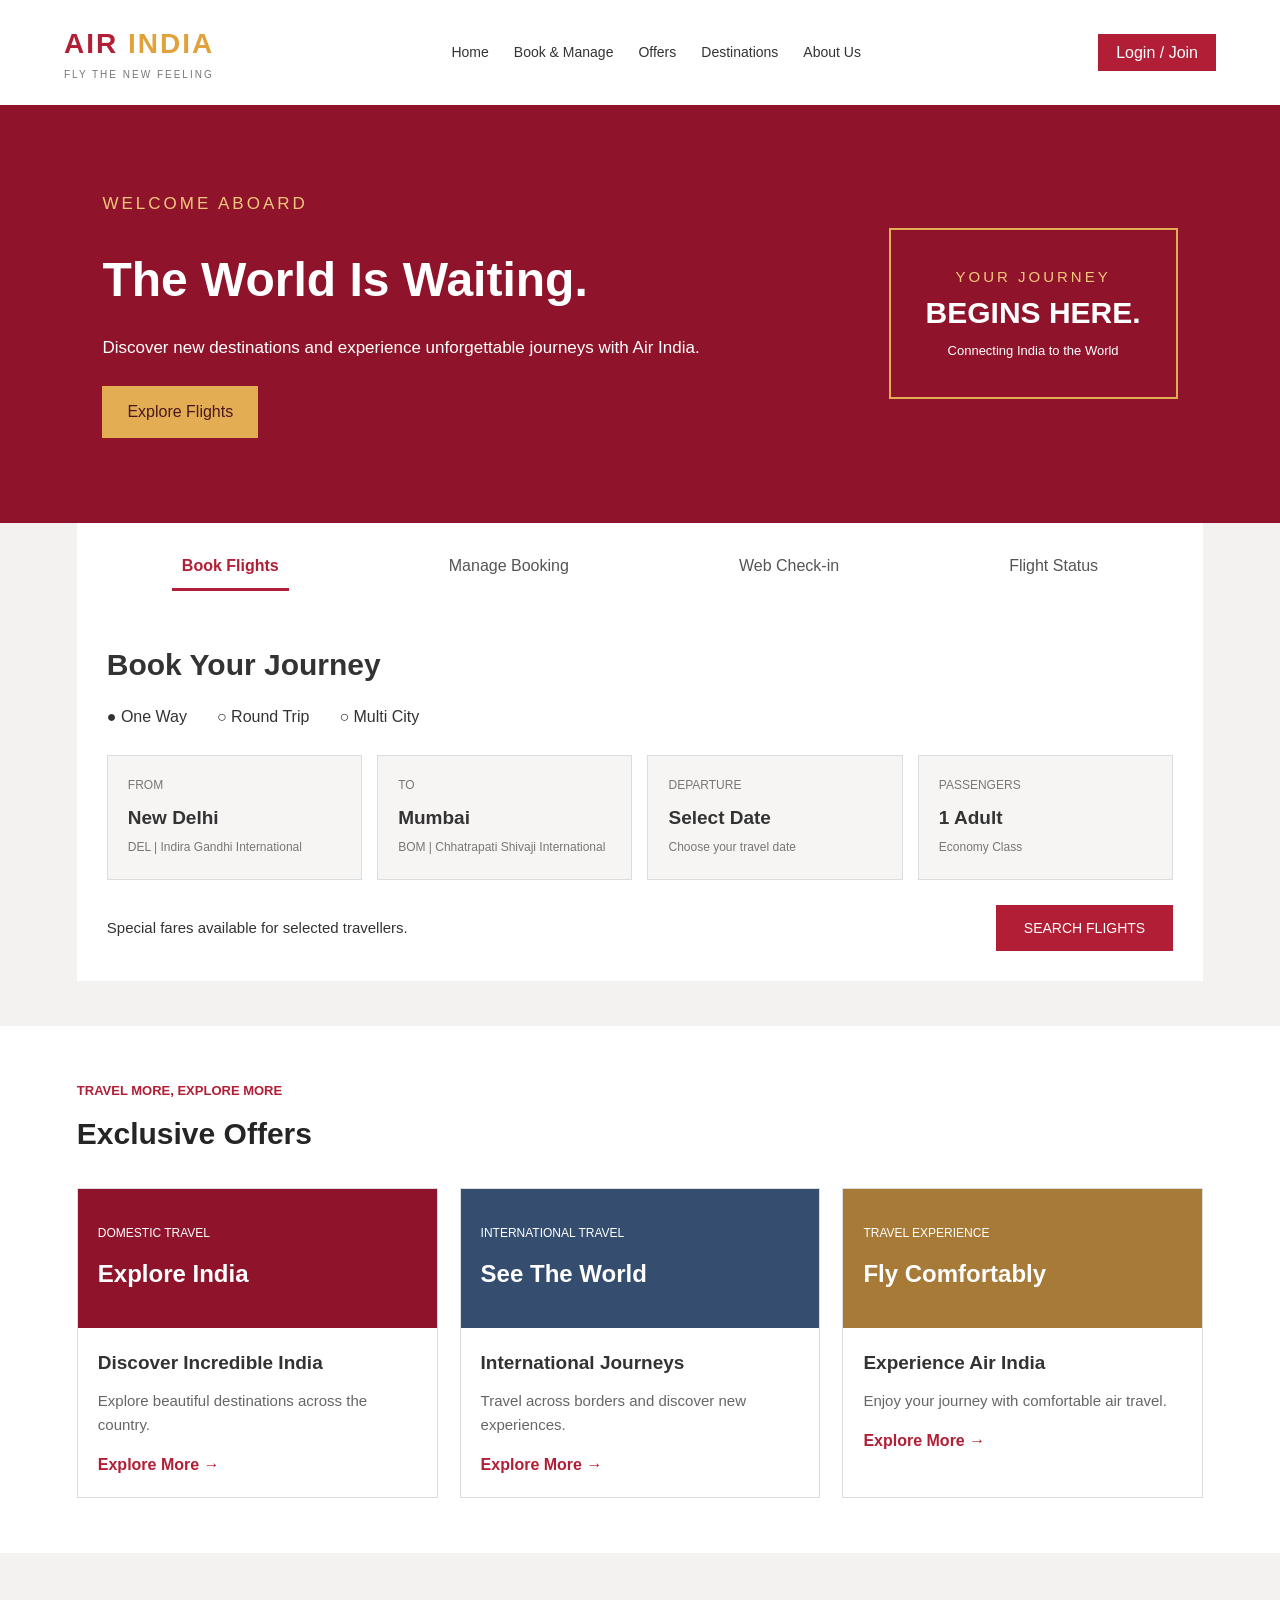
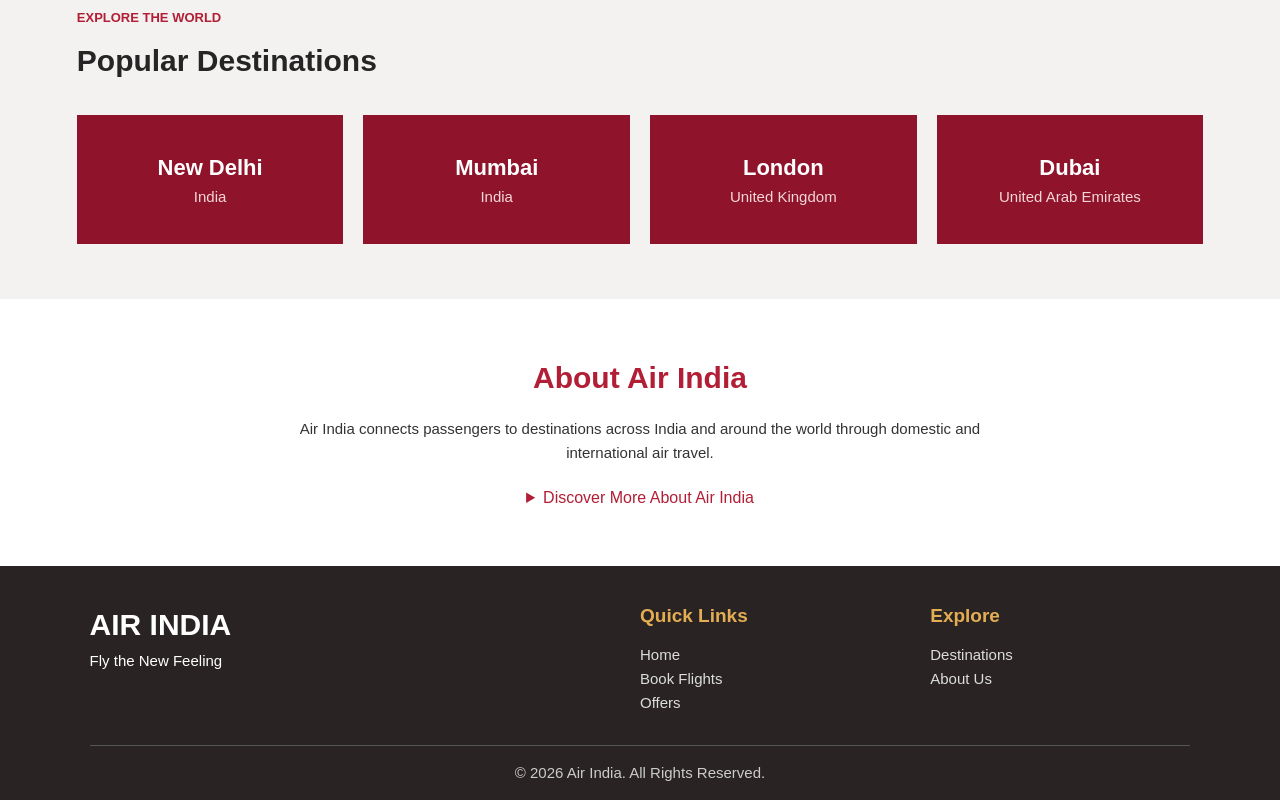
<file: html/Air-India-Clone/index.html>
<!DOCTYPE html>
<html lang="en">

<head>
    <meta charset="UTF-8">
    <meta name="viewport" content="width=device-width, initial-scale=1.0">

    <meta name="description" content="Air India flight booking and travel homepage">

    <title>Air India - Fly the New Feeling</title>

    <link rel="stylesheet" href="style.css">
</head>

<body>

    <!-- HEADER -->
    <header id="home">

        <div class="header-container">

            <div class="logo">
                <h1>AIR <span>INDIA</span></h1>
                <p>FLY THE NEW FEELING</p>
            </div>

            <nav>
                <a href="#home">Home</a>
                <a href="#book">Book & Manage</a>
                <a href="#offers">Offers</a>
                <a href="#destinations">Destinations</a>
                <a href="#about">About Us</a>
            </nav>

            <div class="header-links">
                <a href="#book">Login / Join</a>
            </div>

        </div>

    </header>


    <!-- MAIN CONTENT -->
    <main>

        <!-- HERO SECTION -->
        <section class="hero">

            <div class="hero-content">

                <p class="hero-small">WELCOME ABOARD</p>

                <h2>The World Is Waiting.</h2>

                <p>
                    Discover new destinations and experience
                    unforgettable journeys with Air India.
                </p>

                <a href="#book" class="explore-button">
                    Explore Flights
                </a>

            </div>

            <div class="hero-side">

                <p>YOUR JOURNEY</p>
                <h2>BEGINS HERE.</h2>
                <span>Connecting India to the World</span>

            </div>

        </section>


        <!-- BOOKING SECTION -->
        <section id="book" class="booking-section">

            <div class="container">

                <div class="booking-tabs">

                    <div class="active-tab">Book Flights</div>

                    <div>Manage Booking</div>

                    <div>Web Check-in</div>

                    <div>Flight Status</div>

                </div>


                <div class="booking-box">

                    <h2>Book Your Journey</h2>

                    <div class="trip-options">

                        <span>● One Way</span>
                        <span>○ Round Trip</span>
                        <span>○ Multi City</span>

                    </div>


                    <div class="booking-fields">

                        <div class="booking-field">
                            <p>FROM</p>
                            <h3>New Delhi</h3>
                            <span>DEL | Indira Gandhi International</span>
                        </div>

                        <div class="booking-field">
                            <p>TO</p>
                            <h3>Mumbai</h3>
                            <span>BOM | Chhatrapati Shivaji International</span>
                        </div>

                        <div class="booking-field">
                            <p>DEPARTURE</p>
                            <h3>Select Date</h3>
                            <span>Choose your travel date</span>
                        </div>

                        <div class="booking-field">
                            <p>PASSENGERS</p>
                            <h3>1 Adult</h3>
                            <span>Economy Class</span>
                        </div>

                    </div>

                    <div class="booking-bottom">

                        <p>Special fares available for selected travellers.</p>

                        <button>SEARCH FLIGHTS</button>

                    </div>

                </div>

            </div>

        </section>


        <!-- OFFERS SECTION -->
        <section id="offers" class="section">

            <div class="container">

                <p class="small-heading">TRAVEL MORE, EXPLORE MORE</p>

                <h2 class="section-title">Exclusive Offers</h2>

                <div class="offers-container">

                    <article class="offer-card">

                        <div class="offer-top offer-one">
                            <p>DOMESTIC TRAVEL</p>
                            <h3>Explore India</h3>
                        </div>

                        <div class="offer-content">

                            <h3>Discover Incredible India</h3>

                            <p>
                                Explore beautiful destinations
                                across the country.
                            </p>

                            <a href="#book">Explore More →</a>

                        </div>

                    </article>


                    <article class="offer-card">

                        <div class="offer-top offer-two">
                            <p>INTERNATIONAL TRAVEL</p>
                            <h3>See The World</h3>
                        </div>

                        <div class="offer-content">

                            <h3>International Journeys</h3>

                            <p>
                                Travel across borders and
                                discover new experiences.
                            </p>

                            <a href="#book">Explore More →</a>

                        </div>

                    </article>


                    <article class="offer-card">

                        <div class="offer-top offer-three">
                            <p>TRAVEL EXPERIENCE</p>
                            <h3>Fly Comfortably</h3>
                        </div>

                        <div class="offer-content">

                            <h3>Experience Air India</h3>

                            <p>
                                Enjoy your journey with
                                comfortable air travel.
                            </p>

                            <a href="#about">Explore More →</a>

                        </div>

                    </article>

                </div>

            </div>

        </section>


        <!-- DESTINATIONS SECTION -->
        <section id="destinations" class="destination-section">

            <div class="container">

                <p class="small-heading">EXPLORE THE WORLD</p>

                <h2 class="section-title">Popular Destinations</h2>

                <div class="destination-container">

                    <article class="destination-card">
                        <h3>New Delhi</h3>
                        <p>India</p>
                    </article>

                    <article class="destination-card">
                        <h3>Mumbai</h3>
                        <p>India</p>
                    </article>

                    <article class="destination-card">
                        <h3>London</h3>
                        <p>United Kingdom</p>
                    </article>

                    <article class="destination-card">
                        <h3>Dubai</h3>
                        <p>United Arab Emirates</p>
                    </article>

                </div>

            </div>

        </section>


        <!-- ABOUT SECTION -->
        <section id="about" class="about-section">

            <div class="container">

                <h2>About Air India</h2>

                <p>
                    Air India connects passengers to destinations
                    across India and around the world through
                    domestic and international air travel.
                </p>

                <details>
                    <summary>Discover More About Air India</summary>

                    <p>
                        Explore Air India's travel services,
                        destinations and flight experiences.
                    </p>

                </details>

            </div>

        </section>

    </main>


    <!-- FOOTER -->
    <footer>

        <div class="footer-container">

            <div>
                <h2>AIR INDIA</h2>
                <p>Fly the New Feeling</p>
            </div>

            <div>
                <h3>Quick Links</h3>
                <p><a href="#home">Home</a></p>
                <p><a href="#book">Book Flights</a></p>
                <p><a href="#offers">Offers</a></p>
            </div>

            <div>
                <h3>Explore</h3>
                <p><a href="#destinations">Destinations</a></p>
                <p><a href="#about">About Us</a></p>
            </div>

        </div>

        <p class="copyright">
            © 2026 Air India. All Rights Reserved.
        </p>

    </footer>

</body>

</html>
</file>
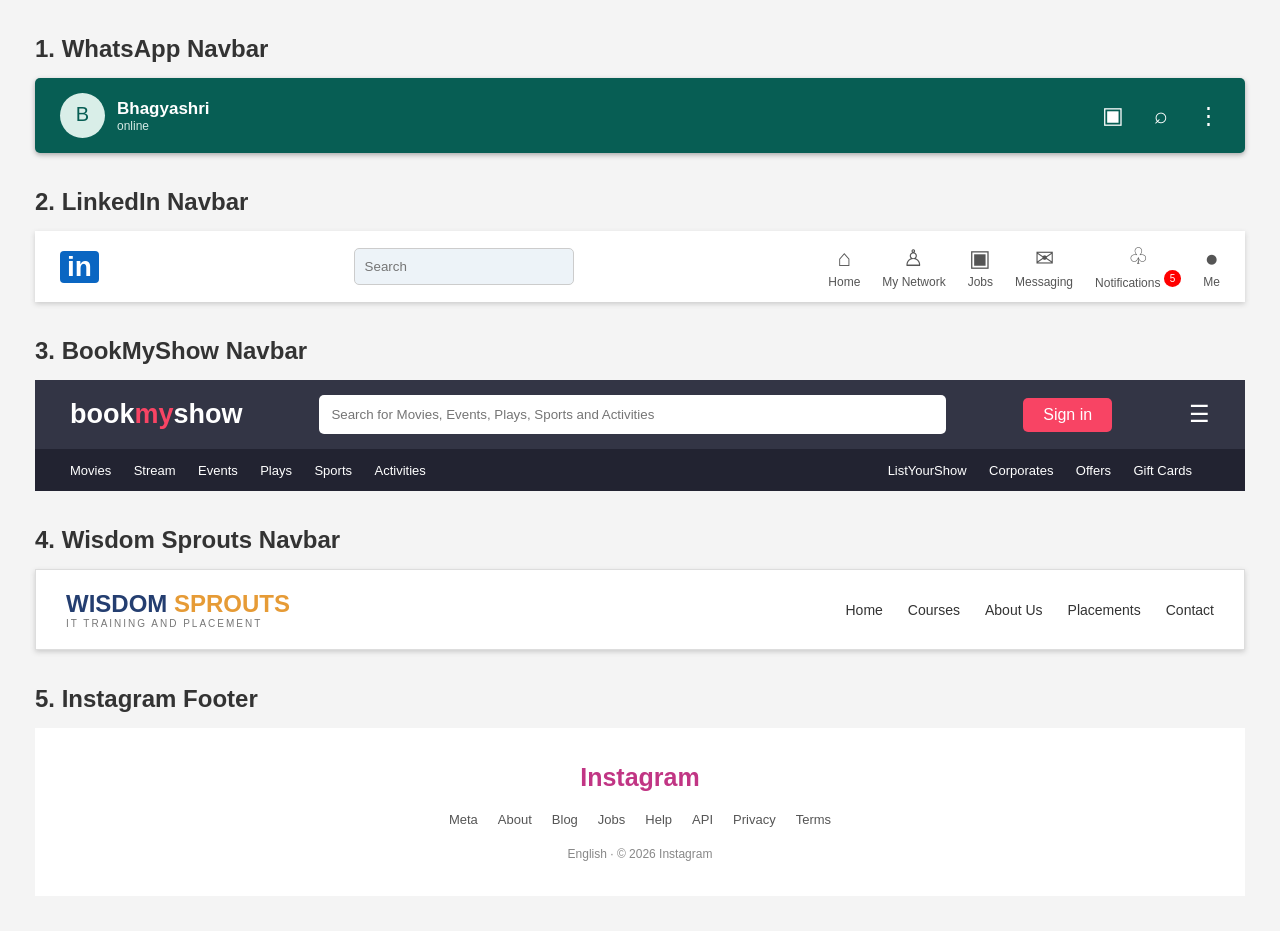
<file: html/Nav-Bar/index.html>
<!DOCTYPE html>
<html lang="en">

<head>
    <meta charset="UTF-8">
    <meta name="viewport" content="width=device-width, initial-scale=1.0">

    <title>Navbar Design Assignment</title>

    <link rel="stylesheet" href="style.css">
</head>

<body>

    <!-- WHATSAPP NAVBAR -->

    <section class="assignment-section">

        <h2>1. WhatsApp Navbar</h2>

        <header class="whatsapp-navbar">

            <div class="whatsapp-contact">

                <div class="contact-image">B</div>

                <div class="contact-details">
                    <h3>Bhagyashri</h3>
                    <p>online</p>
                </div>

            </div>

            <div class="whatsapp-icons">
                <span title="Video call">▣</span>
                <span title="Search">⌕</span>
                <span title="Menu">⋮</span>
            </div>

        </header>

    </section>


    <!-- LINKEDIN NAVBAR -->

    <section class="assignment-section">

        <h2>2. LinkedIn Navbar</h2>

        <header class="linkedin-navbar">

            <div class="linkedin-logo">in</div>

            <input type="search" placeholder="Search">

            <nav class="linkedin-menu">

                <a href="#">
                    <span class="nav-icon">⌂</span>
                    Home
                </a>

                <a href="#">
                    <span class="nav-icon">♙</span>
                    My Network
                </a>

                <a href="#">
                    <span class="nav-icon">▣</span>
                    Jobs
                </a>

                <a href="#">
                    <span class="nav-icon">✉</span>
                    Messaging
                </a>

                <a href="#">
                    <span class="nav-icon">♧</span>
                    Notifications
                    <sup>5</sup>
                </a>

                <a href="#">
                    <span class="nav-icon">●</span>
                    Me
                </a>

            </nav>

        </header>

    </section>


    <!-- BOOKMYSHOW NAVBAR -->

    <section class="assignment-section">

        <h2>3. BookMyShow Navbar</h2>

        <header class="bms-navbar">

            <h1>book<span>my</span>show</h1>

            <input type="search"
                   placeholder="Search for Movies, Events, Plays, Sports and Activities">

            <a href="#" class="signin-button">Sign in</a>

            <span class="menu-icon">☰</span>

        </header>

        <div class="bms-subnav">

            <nav>
                <a href="#">Movies</a>
                <a href="#">Stream</a>
                <a href="#">Events</a>
                <a href="#">Plays</a>
                <a href="#">Sports</a>
                <a href="#">Activities</a>
            </nav>

            <nav>
                <a href="#">ListYourShow</a>
                <a href="#">Corporates</a>
                <a href="#">Offers</a>
                <a href="#">Gift Cards</a>
            </nav>

        </div>

    </section>


    <!-- WISDOM SPROUTS NAVBAR -->

    <section class="assignment-section">

        <h2>4. Wisdom Sprouts Navbar</h2>

        <header class="wisdom-navbar">

            <div class="wisdom-logo">
                <h1>WISDOM <span>SPROUTS</span></h1>
                <p>IT TRAINING AND PLACEMENT</p>
            </div>

            <nav>
                <a href="#">Home</a>
                <a href="#">Courses</a>
                <a href="#">About Us</a>
                <a href="#">Placements</a>
                <a href="#">Contact</a>
            </nav>

        </header>

    </section>


    <!-- INSTAGRAM FOOTER -->

    <section class="assignment-section">

        <h2>5. Instagram Footer</h2>

        <footer class="instagram-footer">

            <h2>Instagram</h2>

            <nav>
                <a href="#">Meta</a>
                <a href="#">About</a>
                <a href="#">Blog</a>
                <a href="#">Jobs</a>
                <a href="#">Help</a>
                <a href="#">API</a>
                <a href="#">Privacy</a>
                <a href="#">Terms</a>
            </nav>

            <p>English · © 2026 Instagram</p>

        </footer>

    </section>

</body>

</html>
</file>
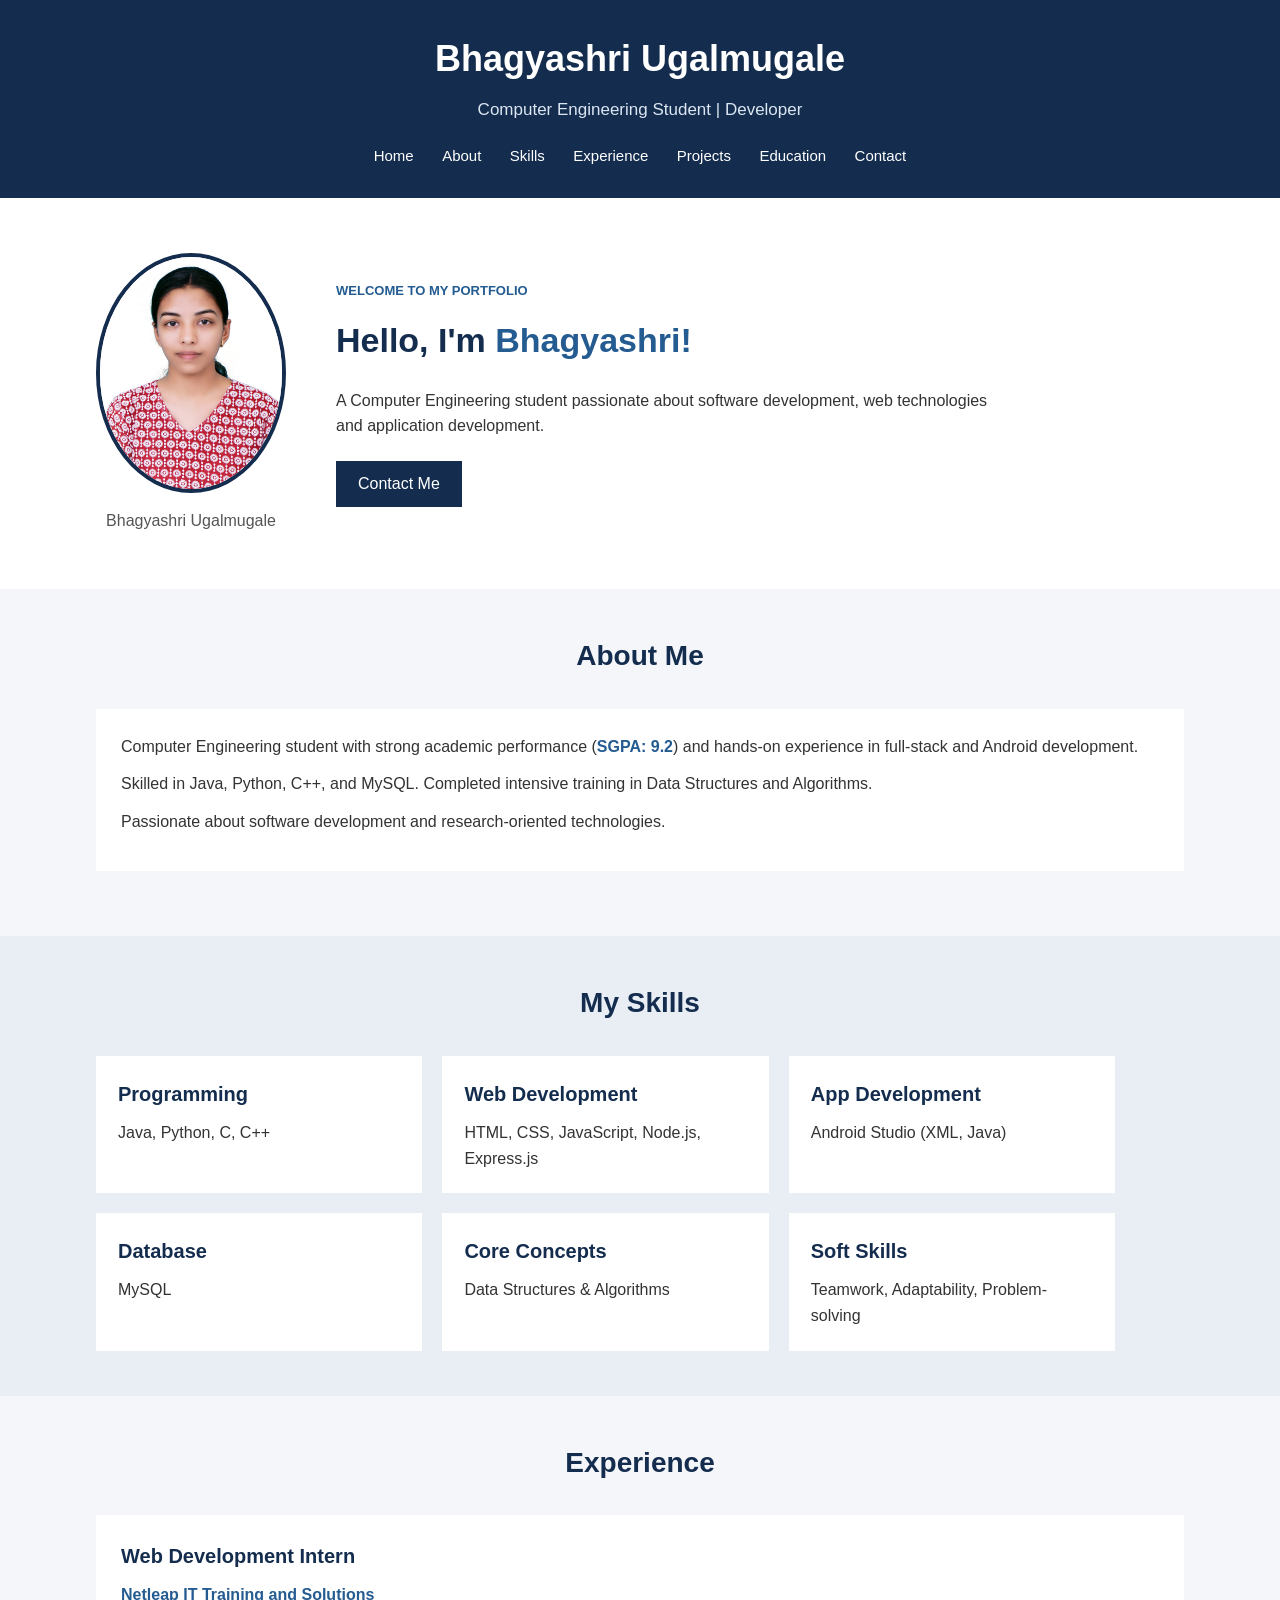
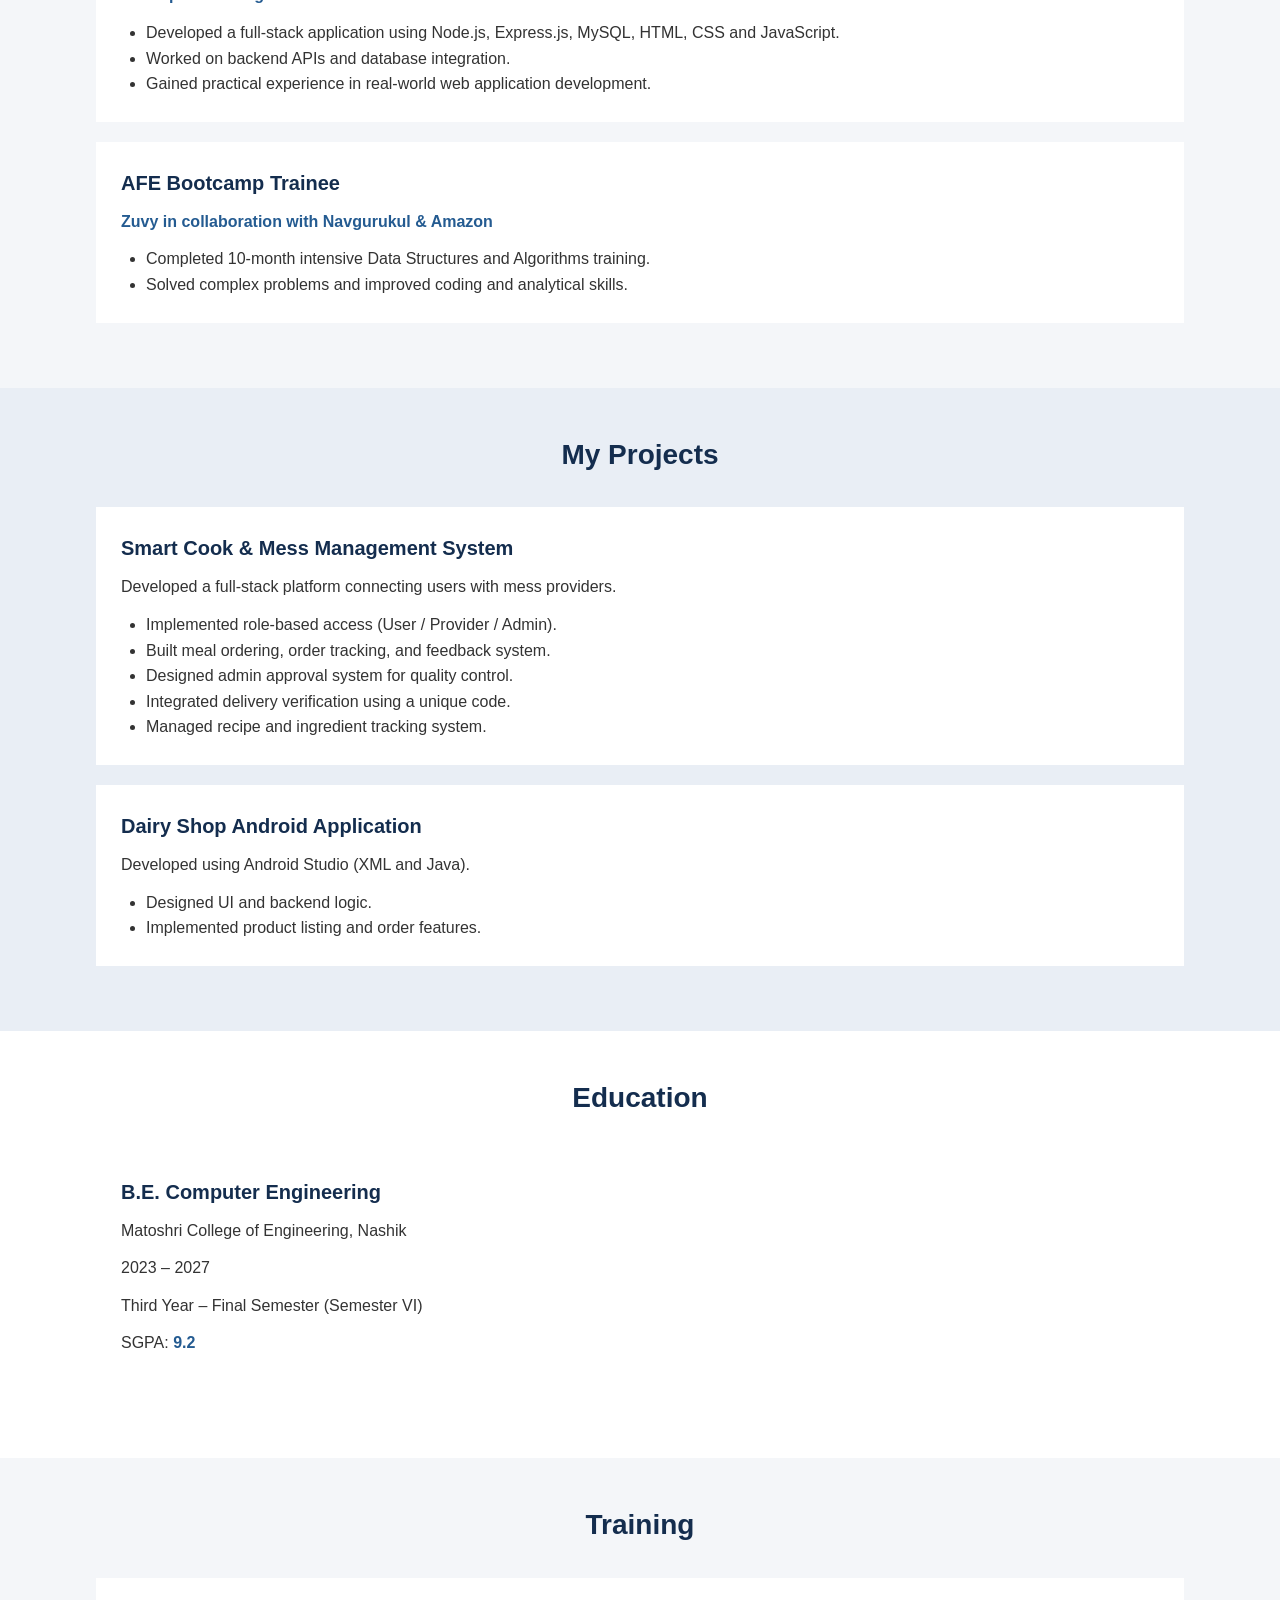
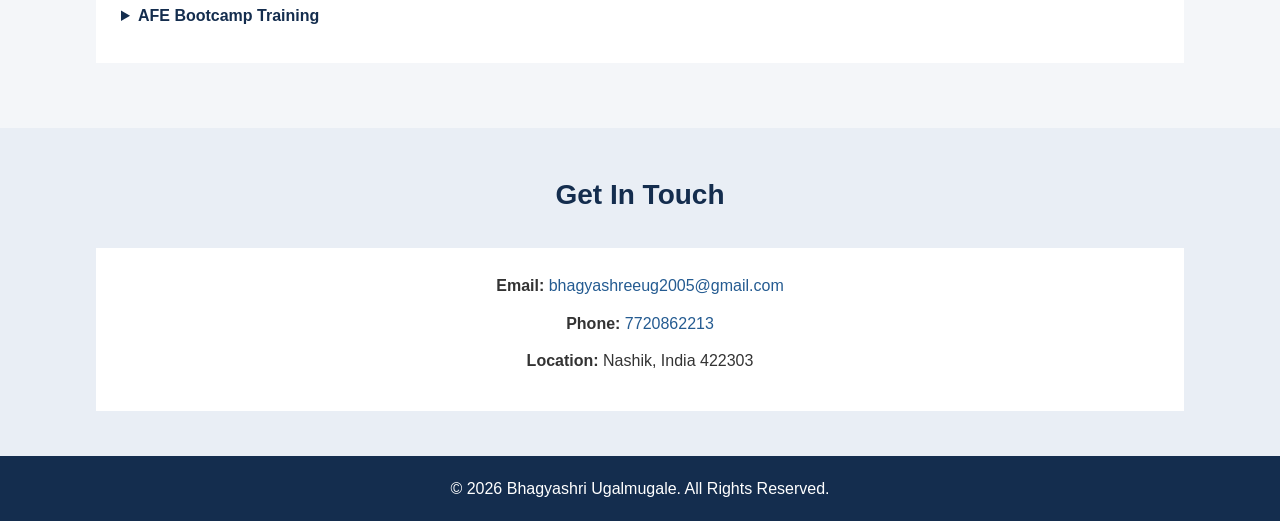
<file: html/Portfolio/index.html>
<!DOCTYPE html>
<html lang="en">

<head>
    <meta charset="UTF-8">
    <meta name="viewport" content="width=device-width, initial-scale=1.0">

    <meta name="description" content="Bhagyashri Ugalmugale - Computer Engineering Student Portfolio">

    <meta name="author" content="Bhagyashri Ugalmugale">

    <title>Bhagyashri Ugalmugale | Portfolio</title>

    <link rel="icon" type="image/png" href="images/favicon.png">

    <link rel="stylesheet" href="style.css">
</head>

<body>

    <!-- HEADER -->
    <header id="home">

        <div class="container">

            <h1>Bhagyashri Ugalmugale</h1>

            <p class="tagline">Computer Engineering Student | Developer</p>

            <!-- NAVIGATION -->
            <nav>
                <a href="#home">Home</a>
                <a href="#about">About</a>
                <a href="#skills">Skills</a>
                <a href="#experience">Experience</a>
                <a href="#projects">Projects</a>
                <a href="#education">Education</a>
                <a href="#contact">Contact</a>
            </nav>

        </div>

    </header>


    <!-- MAIN -->
    <main>

        <!-- HOME -->
        <section id="intro" class="section">

            <div class="container intro-content">

                <figure>
                    <img src="images/Profile.JPG"
                         alt="Bhagyashri Ugalmugale"
                         width="190">

                    <figcaption>Bhagyashri Ugalmugale</figcaption>
                </figure>

                <div class="intro-text">

                    <p class="small-heading">WELCOME TO MY PORTFOLIO</p>

                    <h2>Hello, I'm <span>Bhagyashri!</span></h2>

                    <p>
                        A Computer Engineering student passionate about
                        software development, web technologies and
                        application development.
                    </p>

                    <a href="#contact" class="button">Contact Me</a>

                </div>

            </div>

        </section>


        <!-- ABOUT -->
        <section id="about" class="section">

            <div class="container">

                <h2 class="section-title">About Me</h2>

                <article class="content-card">

                    <p>
                        Computer Engineering student with strong academic
                        performance (<span class="highlight">SGPA: 9.2</span>)
                        and hands-on experience in full-stack and Android
                        development.
                    </p>

                    <p>
                        Skilled in Java, Python, C++, and MySQL.
                        Completed intensive training in Data Structures
                        and Algorithms.
                    </p>

                    <p>
                        Passionate about software development and
                        research-oriented technologies.
                    </p>

                </article>

            </div>

        </section>


        <!-- SKILLS -->
        <section id="skills" class="section">

            <div class="container">

                <h2 class="section-title">My Skills</h2>

                <div class="skills-container">

                    <article class="skill-card">
                        <h3>Programming</h3>
                        <p>Java, Python, C, C++</p>
                    </article>

                    <article class="skill-card">
                        <h3>Web Development</h3>
                        <p>HTML, CSS, JavaScript, Node.js, Express.js</p>
                    </article>

                    <article class="skill-card">
                        <h3>App Development</h3>
                        <p>Android Studio (XML, Java)</p>
                    </article>

                    <article class="skill-card">
                        <h3>Database</h3>
                        <p>MySQL</p>
                    </article>

                    <article class="skill-card">
                        <h3>Core Concepts</h3>
                        <p>Data Structures & Algorithms</p>
                    </article>

                    <article class="skill-card">
                        <h3>Soft Skills</h3>
                        <p>Teamwork, Adaptability, Problem-solving</p>
                    </article>

                </div>

            </div>

        </section>


        <!-- EXPERIENCE -->
        <section id="experience" class="section">

            <div class="container">

                <h2 class="section-title">Experience</h2>

                <article class="content-card">

                    <h3>Web Development Intern</h3>

                    <p class="organization">
                        Netleap IT Training and Solutions
                    </p>

                    <ul>
                        <li>
                            Developed a full-stack application using
                            Node.js, Express.js, MySQL, HTML, CSS and JavaScript.
                        </li>

                        <li>
                            Worked on backend APIs and database integration.
                        </li>

                        <li>
                            Gained practical experience in real-world
                            web application development.
                        </li>
                    </ul>

                </article>


                <article class="content-card">

                    <h3>AFE Bootcamp Trainee</h3>

                    <p class="organization">
                        Zuvy in collaboration with Navgurukul & Amazon
                    </p>

                    <ul>
                        <li>
                            Completed 10-month intensive Data Structures
                            and Algorithms training.
                        </li>

                        <li>
                            Solved complex problems and improved coding
                            and analytical skills.
                        </li>
                    </ul>

                </article>

            </div>

        </section>


        <!-- PROJECTS -->
        <section id="projects" class="section">

            <div class="container">

                <h2 class="section-title">My Projects</h2>

                <article class="content-card">

                    <h3>Smart Cook & Mess Management System</h3>

                    <p>
                        Developed a full-stack platform connecting users
                        with mess providers.
                    </p>

                    <ul>
                        <li>Implemented role-based access (User / Provider / Admin).</li>
                        <li>Built meal ordering, order tracking, and feedback system.</li>
                        <li>Designed admin approval system for quality control.</li>
                        <li>Integrated delivery verification using a unique code.</li>
                        <li>Managed recipe and ingredient tracking system.</li>
                    </ul>

                </article>


                <article class="content-card">

                    <h3>Dairy Shop Android Application</h3>

                    <p>
                        Developed using Android Studio (XML and Java).
                    </p>

                    <ul>
                        <li>Designed UI and backend logic.</li>
                        <li>Implemented product listing and order features.</li>
                    </ul>

                </article>

            </div>

        </section>


        <!-- EDUCATION -->
        <section id="education" class="section">

            <div class="container">

                <h2 class="section-title">Education</h2>

                <article class="content-card">

                    <h3>B.E. Computer Engineering</h3>

                    <p>Matoshri College of Engineering, Nashik</p>

                    <p>2023 – 2027</p>

                    <p>Third Year – Final Semester (Semester VI)</p>

                    <p>
                        SGPA: <span class="highlight">9.2</span>
                    </p>

                </article>

            </div>

        </section>


        <!-- ASIDE -->
        <aside class="section">

            <div class="container">

                <h2 class="section-title">Training</h2>

                <details class="content-card">

                    <summary>AFE Bootcamp Training</summary>

                    <p>
                        Completed 10-month intensive Data Structures
                        and Algorithms training through Zuvy in
                        collaboration with Navgurukul and Amazon.
                    </p>

                </details>

            </div>

        </aside>


        <!-- CONTACT -->
        <section id="contact" class="section">

            <div class="container">

                <h2 class="section-title">Get In Touch</h2>

                <article class="contact-card">

                    <p>
                        <strong>Email:</strong>
                        <a href="mailto:bhagyashreeug2005@gmail.com">
                            bhagyashreeug2005@gmail.com
                        </a>
                    </p>

                    <p>
                        <strong>Phone:</strong>
                        <a href="tel:7720862213">7720862213</a>
                    </p>

                    <p>
                        <strong>Location:</strong> Nashik, India 422303
                    </p>

                </article>

            </div>

        </section>

    </main>


    <!-- FOOTER -->
    <footer>

        <p>&copy; 2026 Bhagyashri Ugalmugale. All Rights Reserved.</p>

    </footer>

</body>

</html>
</file>
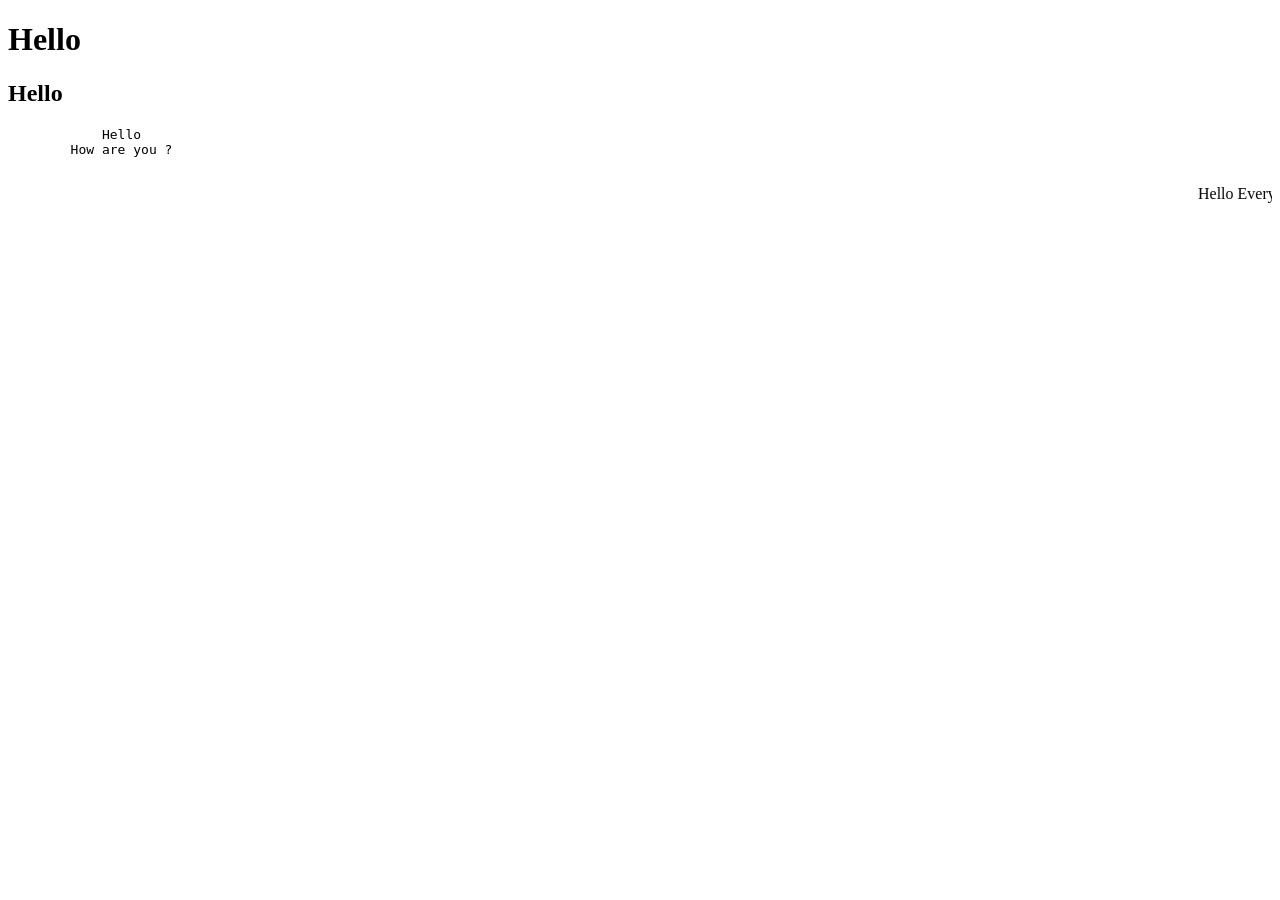
<file: html/First.html>
<!DOCTYPE html>
<html lang="en">
<head>
    <meta charset="UTF-8">
    <meta name="viewport" content="width=device-width, initial-scale=1.0">
    <title>Hello</title>
</head>
<body>
    <h1>Hello</h1>
    <h2>Hello</h2>
    <pre>
            Hello
        How are you ?
    </pre>
    <marquee>
        Hello Everyone
    </marquee>
</body>
</html>
</file>
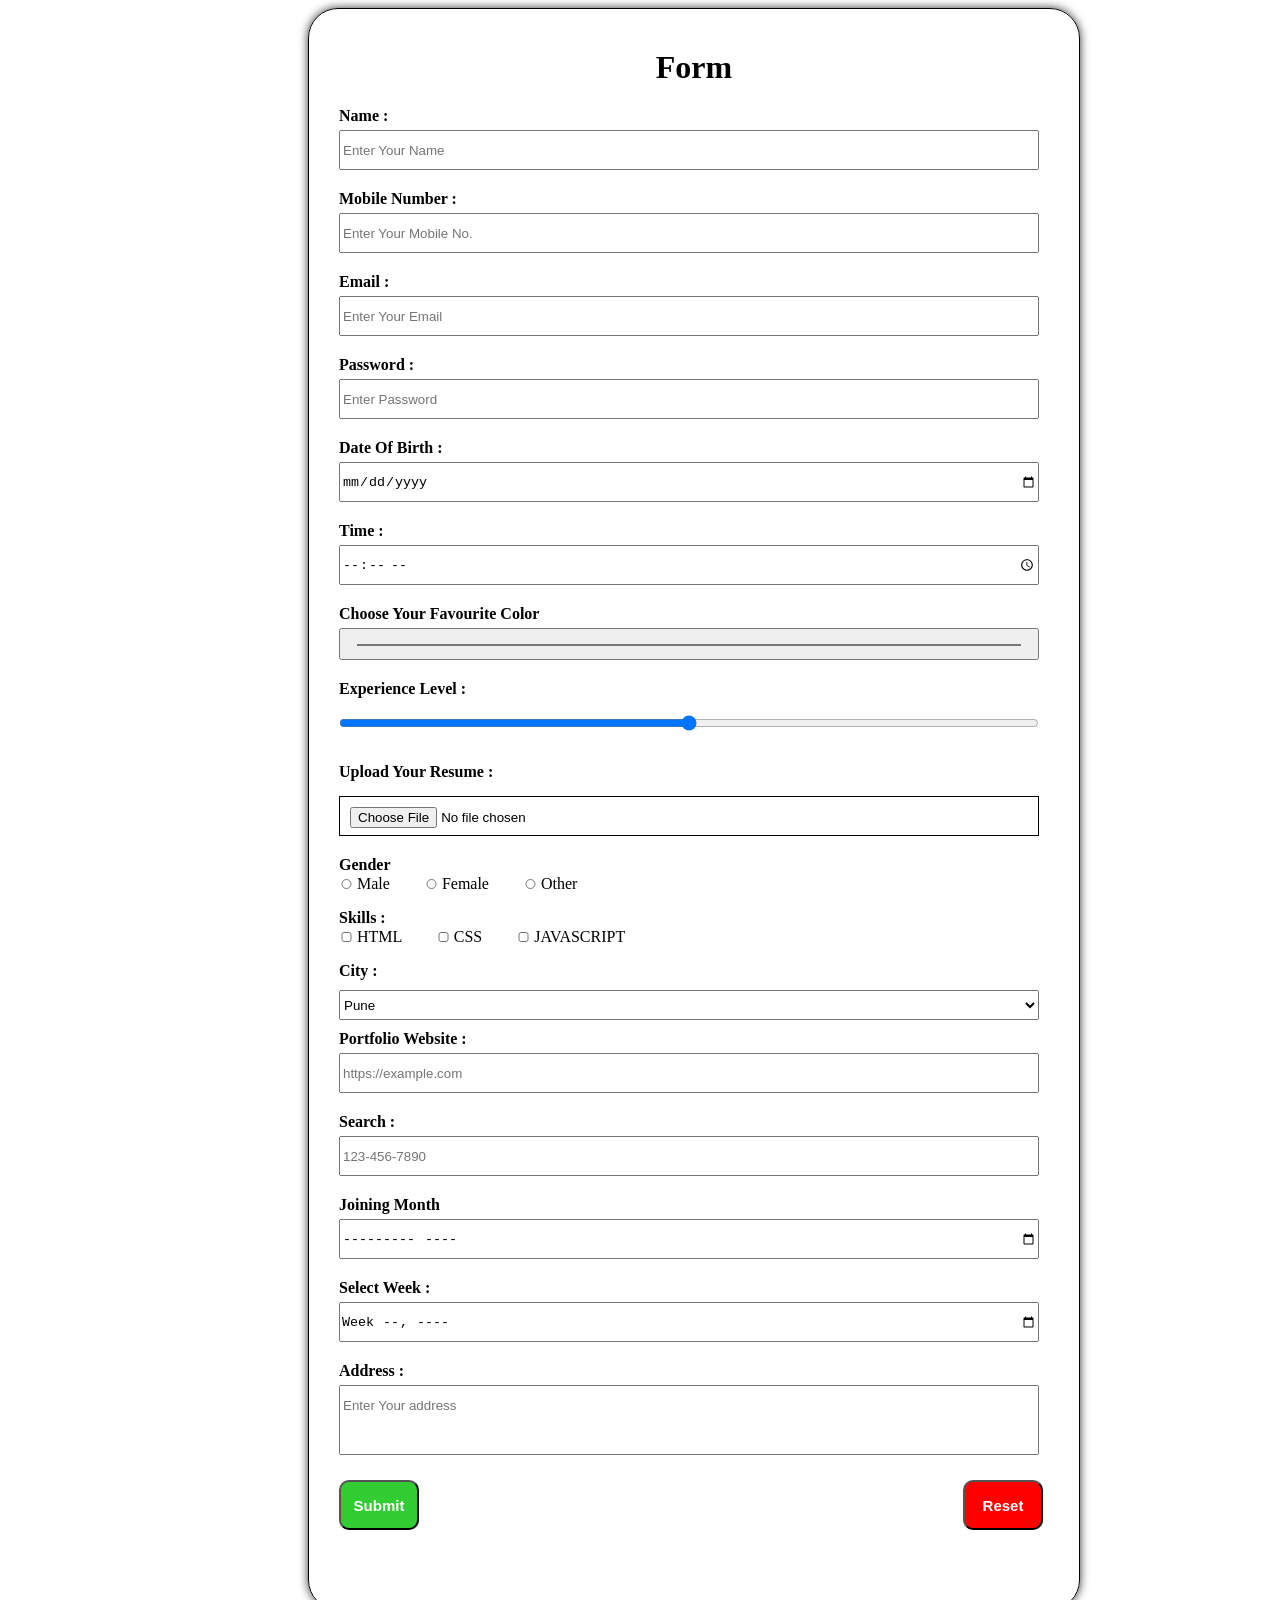
<file: html/Form.html>
<html>
    <head>
        <title>Form1</title>
        <style>
            
            .c1{
                border: 1px solid black;
                border-radius: 30px;
                box-shadow: 0px 0px 10px rgba(0,0,0,0.8);
                width: 770px;
                height: 1600px;
                margin-left: 300px;  
                h1{
                    margin-top: 40px;
                    text-align: center
                }
                label{
                    margin-left: 30px;
                    font-weight: bold;
                }
                input{
                    margin-top: 5px;
                    margin-bottom: 20px;
                    margin-left: 30px;
                    width: 700px;
                    height: 40px;
                }
                #file1{
                    margin-top: 15px;
                    width: 700px;
                    height: 40px;
                    border: 1px solid black;
                    padding: 10px;
                }

                
                
                #addressbox{
                    height: 70px;
                    padding-bottom: 30px;
                    
                }
                #submitButton,#ResetButton{
                    width: 80px;
                    height: 50px;
                    border-radius: 10px;
                    color: white;
                    font-weight: bold;
                    font-size: 15px;
                    background-color: limegreen;
                    
                }
                #ResetButton{
                    background-color: red;
                    margin-left: 550px;
                    margin-left: 540px;
                }
                #colorbox{
                    height: 15px;
                    padding: 15px;
                }
                .radio1,.check1{
                    height: 10px;
                    width: 15px;
                }
                #select1{
                    margin-top: 10px;
                    margin-bottom: 10px;
                    margin-left: 30px;
                    width: 700px;
                    height: 30px;
                }
                
            }
        </style>
    </head>
    <body>
        <div class="c1">
            <form>
                <h1>Form</h1>
                <label>Name :</label><br>
                <input type="text" placeholder="Enter Your Name"><br>
                
                
                
                
                <label>Mobile Number :</label><br>
                <input type="tel" placeholder="Enter Your Mobile No."><br>
                
                <label>Email :</label><br>
                <input type="email" placeholder="Enter Your Email"><br>
                
                <label>Password :</label><br>
                <input type="password" placeholder="Enter Password"><br>
                
                <label>Date Of Birth :</label><br>
                <input type="date"><br>
                
                <label>Time :</label><br>
                <input type="time"><br>
                
                <label>Choose Your Favourite Color</label><br>
                <input type="color" id="colorbox"><br>
                
                <label>Experience Level :</label><br>
                <input type="range"><br>
                <label>Upload Your Resume :</label><br>
                <input type="file" id="file1"><br>
                
                
                <label>Gender</label><br>
                <input type="radio" name="gender" class="radio1" >Male
                <input type="radio" name="gender" class="radio1">Female
                <input type="radio" name="gender" class="radio1">Other
                <br>
                <label>Skills :</label><br>
                <input type="checkbox" class="check1">HTML
                <input type="checkbox" class="check1">CSS
                <input type="checkbox" class="check1">JAVASCRIPT
                <br>
                
                
                <label>City :</label><br>
                <select id=select1>
                    <option>Pune</option>
                    <option>Mumbai</option>
                    <option>Nashik</option>
                    
                </select>
                
                
                <label>Portfolio Website :</label><br>
                <input type="url" placeholder="https://example.com"><br>
                <label>Search :</label><br>
                <input type="search" placeholder="123-456-7890"><br>
                <label>Joining Month</label><br>
                <input type="month"><br>
                <label>Select Week :</label><br>
                <input type="week"><br>
                <label>Address :</label><br>
                <input type="text" placeholder="Enter Your address" id="addressbox">
                <br>
                <input type="submit" id="submitButton">
                <input type="reset" id="ResetButton">
             </form>
        </div>
    </body>
</html>
</file>
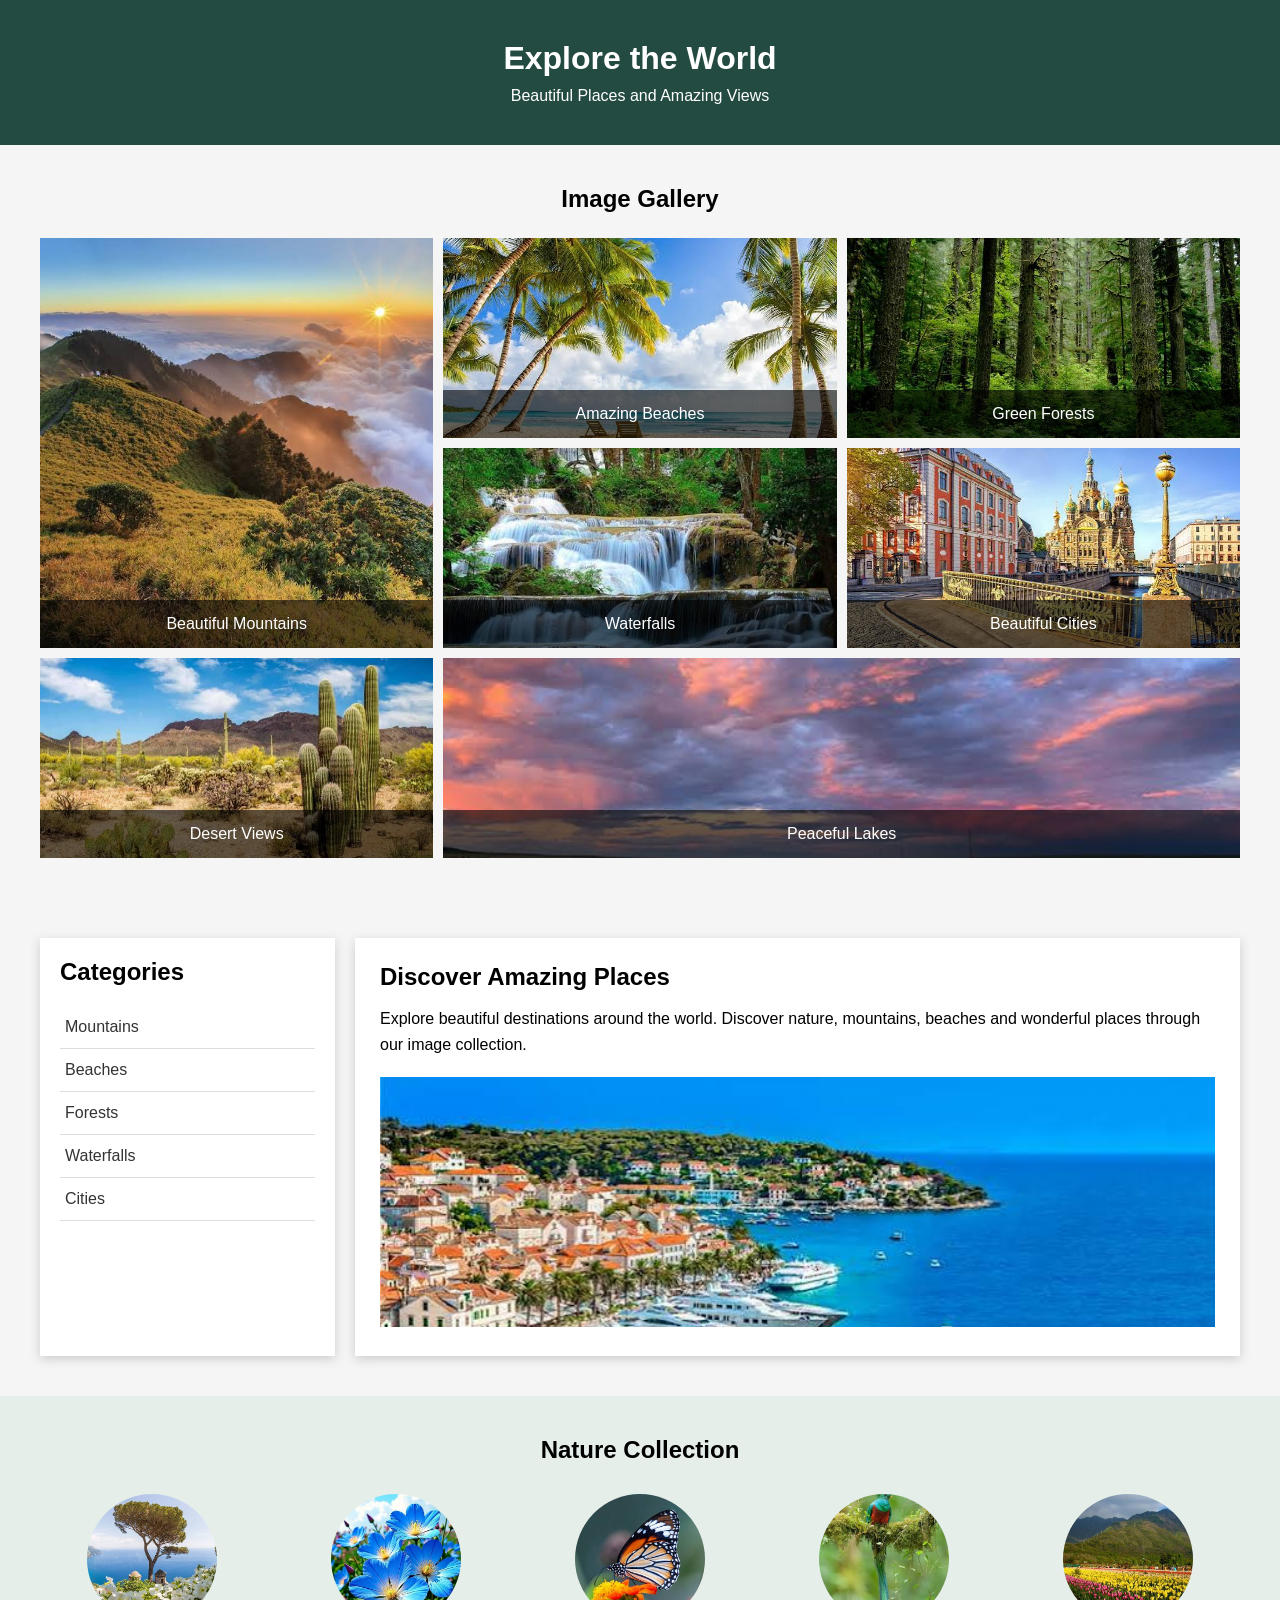
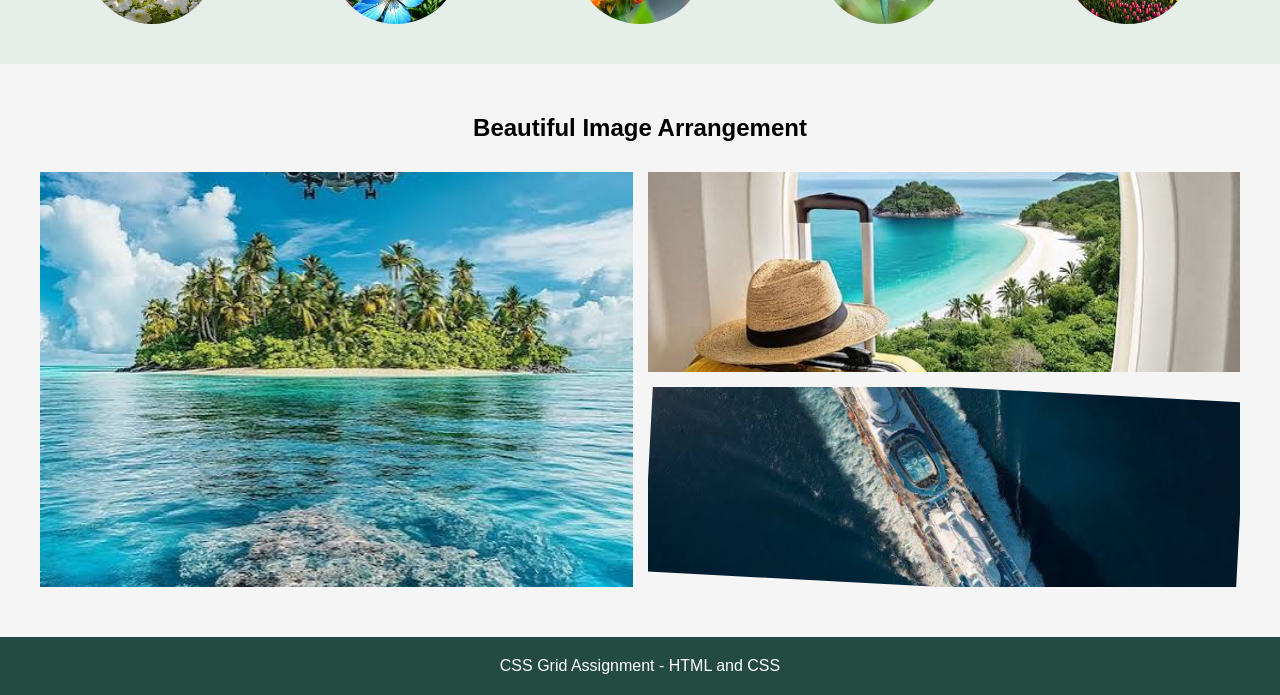
<file: html/Grid/grid.html>
<!DOCTYPE html>
<html lang="en">
<head>
    <meta charset="UTF-8">
    <meta name="viewport" content="width=device-width, initial-scale=1.0">
    <title>CSS Grid Assignment</title>
    <link rel="stylesheet" href="style.css">
</head>

<body>

    <header>
        <h1>Explore the World</h1>
        <p>Beautiful Places and Amazing Views</p>
    </header>

    <!-- Three Column Image Gallery -->
    <section class="gallery-section">

        <h2>Image Gallery</h2>

        <div class="gallery">

            <div class="gallery-item item1">
                <img src="image1.jpg" alt="Mountain">
                <div class="image-text">Beautiful Mountains</div>
            </div>

            <div class="gallery-item item2">
                <img src="image2.jpg" alt="Beach">
                <div class="image-text">Amazing Beaches</div>
            </div>

            <div class="gallery-item item3">
                <img src="image3.jpg" alt="Forest">
                <div class="image-text">Green Forests</div>
            </div>

            <div class="gallery-item item4">
                <img src="image4.jpg" alt="Waterfall">
                <div class="image-text">Waterfalls</div>
            </div>

            <div class="gallery-item item5">
                <img src="image5.jpg" alt="City">
                <div class="image-text">Beautiful Cities</div>
            </div>

            <div class="gallery-item item6">
                <img src="image6.jpg" alt="Desert">
                <div class="image-text">Desert Views</div>
            </div>

            <div class="gallery-item item7">
                <img src="image7.jpg" alt="Lake">
                <div class="image-text">Peaceful Lakes</div>
            </div>

        </div>
    </section>


    <!-- Sidebar and Main Section -->
    <section class="main-layout">

        <aside class="sidebar">
            <h2>Categories</h2>

            <a href="#">Mountains</a>
            <a href="#">Beaches</a>
            <a href="#">Forests</a>
            <a href="#">Waterfalls</a>
            <a href="#">Cities</a>
        </aside>

        <div class="main-content">

            <h2>Discover Amazing Places</h2>

            <p>
                Explore beautiful destinations around the world.
                Discover nature, mountains, beaches and wonderful
                places through our image collection.
            </p>

            <img src="image8.jpg" alt="Beautiful destination">

        </div>

    </section>


    <!-- Five Circular Images -->
    <section class="circle-section">

        <h2>Nature Collection</h2>

        <div class="circle-container">

            <img src="image9.jpg" alt="Nature image">
            <img src="image10.jpg" alt="Nature image">
            <img src="image11.jpg" alt="Nature image">
            <img src="image12.jpg" alt="Nature image">
            <img src="image13.jpg" alt="Nature image">

        </div>

    </section>


    <!-- Attractive Grid Image Layout -->
    <section class="creative-section">

        <h2>Beautiful Image Arrangement</h2>

        <div class="creative-grid">

            <div class="creative-item creative1">
                <img src="image14.jpg" alt="Mountain view">
            </div>

            <div class="creative-item creative2">
                <img src="image15.jpg" alt="Nature view">
            </div>

            <div class="creative-item creative3">
                <img src="image16.jpg" alt="Beautiful landscape">
            </div>

        </div>

    </section>


    <footer>
        <p>CSS Grid Assignment - HTML and CSS</p>
    </footer>

</body>
</html>
</file>
<file: html/Air-India-Clone/style.css>
/* UNIVERSAL SELECTOR */

* {
    margin: 0;
    padding: 0;
    box-sizing: border-box;
}


/* ELEMENT SELECTORS */

body {
    font-family: Arial, sans-serif;
    background-color: #ffffff;
    color: #333333;
    line-height: 1.6;
}

h1 {
    font-size: 28px;
    color: #b21e35;
}

h2 {
    font-size: 30px;
}

h3 {
    font-size: 19px;
}

p {
    font-size: 15px;
}

a {
    text-decoration: none;
    color: inherit;
}

button {
    background-color: #b21e35;
    color: white;
    padding: 15px 28px;
    border: none;
    font-size: 14px;
}


/* COMMON CLASSES */

.container {
    width: 88%;
    margin: auto;
}

.section {
    padding: 55px 0;
}

.section-title {
    color: #252525;
    margin-bottom: 30px;
}

.small-heading {
    color: #b21e35;
    font-weight: bold;
    font-size: 13px;
    margin-bottom: 8px;
}


/* HEADER */

#home {
    background-color: white;
    padding: 22px 0;
}

.header-container {
    width: 90%;
    margin: auto;
    display: flex;
    align-items: center;
    justify-content: space-between;
}

.logo h1 {
    letter-spacing: 2px;
}

.logo span {
    color: #e0a33b;
}

.logo p {
    font-size: 10px;
    letter-spacing: 2px;
    color: #777777;
}

nav {
    display: flex;
    gap: 25px;
}

nav a {
    color: #333333;
    font-size: 14px;
}

.header-links a {
    background-color: #b21e35;
    color: white;
    padding: 10px 18px;
}


/* HERO SECTION */

.hero {
    background-color: #8f142b;
    color: white;
    padding: 85px 8%;
    display: flex;
    justify-content: space-between;
    align-items: center;
}

.hero-content {
    width: 60%;
}

.hero-small {
    color: #f2c77b;
    letter-spacing: 3px;
    margin-bottom: 15px;
}

.hero-content h2 {
    font-size: 48px;
    margin-bottom: 15px;
}

.hero-content p {
    font-size: 17px;
    margin-bottom: 25px;
}

.explore-button {
    display: inline-block;
    background-color: #e3ad53;
    color: #4a1720;
    padding: 13px 25px;
}

.hero-side {
    text-align: center;
    border: 2px solid #e3ad53;
    padding: 35px;
}

.hero-side p {
    color: #f2c77b;
    letter-spacing: 3px;
}

.hero-side h2 {
    font-size: 30px;
}

.hero-side span {
    font-size: 13px;
}


/* BOOKING SECTION */

.booking-section {
    background-color: #f4f2f0;
    padding: 0 0 45px;
}

.booking-tabs {
    display: flex;
    justify-content: space-around;
    background-color: white;
    padding: 20px;
}

.booking-tabs div {
    padding: 10px;
    color: #555555;
}

.active-tab {
    color: #b21e35 !important;
    font-weight: bold;
    border-bottom: 3px solid #b21e35;
}

.booking-box {
    background-color: white;
    padding: 30px;
}

.booking-box h2 {
    color: #333333;
    margin-bottom: 15px;
}

.trip-options {
    display: flex;
    gap: 30px;
    margin-bottom: 25px;
}

.booking-fields {
    display: grid;
    grid-template-columns: 1fr 1fr 1fr 1fr;
    gap: 15px;
}

.booking-field {
    background-color: #f7f5f4;
    padding: 20px;
    border: 1px solid #dddddd;
}

.booking-field p {
    color: #777777;
    font-size: 12px;
    margin-bottom: 8px;
}

.booking-field h3 {
    color: #333333;
}

.booking-field span {
    color: #777777;
    font-size: 12px;
}

.booking-bottom {
    display: flex;
    justify-content: space-between;
    align-items: center;
    margin-top: 25px;
}


/* OFFERS SECTION */

#offers {
    padding: 55px 0;
}

.offers-container {
    display: grid;
    grid-template-columns: 1fr 1fr 1fr;
    gap: 22px;
}

.offer-card {
    background-color: white;
    border: 1px solid #dddddd;
}

.offer-top {
    padding: 35px 20px;
    color: white;
}

.offer-top p {
    font-size: 12px;
    margin-bottom: 12px;
}

.offer-top h3 {
    font-size: 24px;
}

.offer-one {
    background-color: #8f142b;
}

.offer-two {
    background-color: #354e70;
}

.offer-three {
    background-color: #a77a37;
}

.offer-content {
    padding: 20px;
}

.offer-content h3 {
    color: #333333;
    margin-bottom: 10px;
}

.offer-content p {
    color: #666666;
    margin-bottom: 15px;
}

.offer-content a {
    color: #b21e35;
    font-weight: bold;
}


/* DESTINATIONS SECTION */

.destination-section {
    background-color: #f4f2f0;
    padding: 55px 0;
}

.destination-container {
    display: grid;
    grid-template-columns: 1fr 1fr 1fr 1fr;
    gap: 20px;
}

.destination-card {
    background-color: #8f142b;
    color: white;
    padding: 35px 15px;
    text-align: center;
}

.destination-card h3 {
    font-size: 22px;
}

.destination-card p {
    color: #f3d7d9;
}


/* ABOUT SECTION */

.about-section {
    padding: 55px 0;
    text-align: center;
}

.about-section h2 {
    color: #b21e35;
    margin-bottom: 15px;
}

.about-section p {
    max-width: 750px;
    margin: 0 auto 20px;
}

summary {
    color: #b21e35;
    cursor: pointer;
    margin-top: 20px;
}


/* FOOTER */

footer {
    background-color: #292323;
    color: white;
    padding: 35px 7% 15px;
}

.footer-container {
    display: grid;
    grid-template-columns: 2fr 1fr 1fr;
    gap: 30px;
    margin-bottom: 30px;
}

footer h2 {
    color: white;
}

footer h3 {
    color: #e3ad53;
    margin-bottom: 12px;
}

footer a {
    color: #dddddd;
}

.copyright {
    text-align: center;
    border-top: 1px solid #555555;
    padding-top: 15px;
    color: #cccccc;
}
</file>
<file: html/Nav-Bar/style.css>
/* UNIVERSAL SELECTOR */

* {
    margin: 0;
    padding: 0;
    box-sizing: border-box;
}

body {
    font-family: Arial, sans-serif;
    background-color: #f4f4f4;
    color: #333;
}


/* COMMON SECTION */

.assignment-section {
    margin: 35px;
}

.assignment-section h2 {
    margin-bottom: 15px;
    color: #333;
}


/* 1. WHATSAPP NAVBAR */

.whatsapp-navbar {
    background-color: #075e54;
    color: white;
    padding: 15px 25px;
    display: flex;
    justify-content: space-between;
    align-items: center;
    border-radius: 5px;
    box-shadow: 0 2px 5px #aaaaaa;
}

.whatsapp-contact {
    display: flex;
    align-items: center;
}

.contact-image {
    width: 45px;
    height: 45px;
    background-color: #d9eee8;
    color: #075e54;
    border-radius: 50%;
    text-align: center;
    padding-top: 10px;
    font-size: 20px;
    margin-right: 12px;
}

.contact-details h3 {
    font-size: 17px;
}

.contact-details p {
    font-size: 12px;
    color: #d4e9e4;
}

.whatsapp-icons span {
    display: inline-block;
    font-size: 23px;
    margin-left: 25px;
    cursor: pointer;
}

.whatsapp-icons span:hover {
    color: #b9e9d9;
}


/* 2. LINKEDIN NAVBAR */

.linkedin-navbar {
    background-color: white;
    padding: 12px 25px;
    display: flex;
    align-items: center;
    justify-content: space-between;
    box-shadow: 0 2px 5px #cccccc;
}

.linkedin-logo {
    background-color: #0a66c2;
    color: white;
    font-size: 28px;
    font-weight: bold;
    padding: 0 7px;
    border-radius: 4px;
}

.linkedin-navbar input {
    width: 220px;
    padding: 10px;
    border: 1px solid #cccccc;
    border-radius: 5px;
    background-color: #edf3f8;
}

.linkedin-menu {
    display: flex;
    align-items: center;
    gap: 22px;
}

.linkedin-menu a {
    color: #555555;
    text-decoration: none;
    text-align: center;
    font-size: 12px;
}

.nav-icon {
    display: block;
    font-size: 23px;
    margin-bottom: 3px;
}

.linkedin-menu sup {
    background-color: red;
    color: white;
    border-radius: 50%;
    padding: 3px 6px;
}

.linkedin-menu a:hover {
    color: #0a66c2;
}


/* 3. BOOKMYSHOW NAVBAR */

.bms-navbar {
    background-color: #333545;
    color: white;
    padding: 15px 35px;
    display: flex;
    justify-content: space-between;
    align-items: center;
}

.bms-navbar h1 {
    color: white;
    font-size: 27px;
}

.bms-navbar h1 span {
    color: #f84464;
}

.bms-navbar input {
    width: 55%;
    padding: 12px;
    border: none;
    border-radius: 5px;
}

.signin-button {
    background-color: #f84464;
    color: white;
    padding: 8px 20px;
    border-radius: 5px;
    text-decoration: none;
}

.menu-icon {
    font-size: 23px;
    cursor: pointer;
}

.bms-subnav {
    background-color: #222331;
    padding: 12px 35px;
    display: flex;
    justify-content: space-between;
}

.bms-subnav a {
    color: white;
    text-decoration: none;
    font-size: 13px;
    margin-right: 18px;
}

.bms-subnav a:hover {
    color: #f84464;
}


/* 4. WISDOM SPROUTS NAVBAR */

.wisdom-navbar {
    background-color: white;
    padding: 20px 30px;
    display: flex;
    align-items: center;
    justify-content: space-between;
    border: 1px solid #dddddd;
    box-shadow: 0 2px 5px #cccccc;
}

.wisdom-logo h1 {
    color: #243e70;
    font-size: 24px;
}

.wisdom-logo span {
    color: #e69b36;
}

.wisdom-logo p {
    font-size: 10px;
    color: #777777;
    letter-spacing: 2px;
}

.wisdom-navbar nav {
    display: flex;
    gap: 25px;
}

.wisdom-navbar nav a {
    color: #333333;
    text-decoration: none;
    font-size: 14px;
}

.wisdom-navbar nav a:hover {
    color: #e69b36;
}


/* 5. INSTAGRAM FOOTER */

.instagram-footer {
    background-color: white;
    text-align: center;
    padding: 35px;
}

.instagram-footer h2 {
    color: #c13584;
    font-size: 25px;
    margin-bottom: 20px;
}

.instagram-footer nav {
    display: flex;
    justify-content: center;
    flex-wrap: wrap;
    gap: 20px;
    margin-bottom: 20px;
}

.instagram-footer nav a {
    color: #555555;
    text-decoration: none;
    font-size: 13px;
}

.instagram-footer nav a:hover {
    text-decoration: underline;
}

.instagram-footer p {
    color: #888888;
    font-size: 12px;
}
</file>
<file: html/Portfolio/style.css>
/* UNIVERSAL SELECTOR */

* {
    margin: 0;
    padding: 0;
    box-sizing: border-box;
}


/* ELEMENT SELECTORS */

body {
    font-family: Arial, sans-serif;
    background-color: #f4f6f9;
    color: #333333;
    line-height: 1.6;
}

h1 {
    font-size: 36px;
    color: white;
    margin-bottom: 8px;
}

h2 {
    font-size: 28px;
    color: #142d4e;
    margin-bottom: 20px;
}

h3 {
    font-size: 20px;
    color: #142d4e;
    margin-bottom: 10px;
}

p {
    font-size: 16px;
    margin-bottom: 12px;
}

a {
    text-decoration: none;
    color: #245b91;
}

ul {
    margin-left: 25px;
    margin-top: 10px;
}


/* COMMON CLASS SELECTORS */

.container {
    width: 85%;
    margin: auto;
}

.section {
    padding: 45px 0;
}

.section-title {
    text-align: center;
    color: #142d4e;
    margin-bottom: 30px;
}


/* HEADER AND NAVIGATION */

#home {
    background-color: #142d4e;
    color: white;
    text-align: center;
    padding: 30px 0;
}

.tagline {
    color: #dce6f2;
    font-size: 17px;
}

nav {
    margin-top: 20px;
}

nav a {
    color: white;
    margin: 0 12px;
    font-size: 15px;
}

nav a:hover {
    color: #f5c66a;
}


/* INTRO SECTION */

#intro {
    background-color: white;
    padding: 55px 0;
}

.intro-content {
    display: flex;
    align-items: center;
    gap: 50px;
}

figure {
    text-align: center;
}

figure img {
    border-radius: 50%;
    border: 4px solid #142d4e;
}

figcaption {
    color: #555555;
    margin-top: 8px;
}

.intro-text {
    width: 60%;
}

.intro-text h2 {
    font-size: 34px;
}

.intro-text h2 span {
    color: #245b91;
}

.small-heading {
    color: #245b91;
    font-size: 13px;
    font-weight: bold;
}

.button {
    display: inline-block;
    background-color: #142d4e;
    color: white;
    padding: 10px 22px;
    margin-top: 10px;
}

.button:hover {
    background-color: #315b86;
}


/* ABOUT SECTION */

.content-card {
    background-color: white;
    padding: 25px;
    margin-bottom: 20px;
}

.highlight {
    color: #245b91;
    font-weight: bold;
}


/* SKILLS SECTION */

#skills {
    background-color: #e9eef5;
}

.skills-container {
    display: flex;
    flex-wrap: wrap;
    gap: 20px;
}

.skill-card {
    background-color: white;
    padding: 22px;
    width: 30%;
}

.skill-card p {
    margin-bottom: 0;
}


/* EXPERIENCE SECTION */

.organization {
    color: #245b91;
    font-weight: bold;
}


/* PROJECTS SECTION */

#projects {
    background-color: #e9eef5;
}


/* EDUCATION SECTION */

#education {
    background-color: white;
}


/* TRAINING DETAILS */

summary {
    color: #142d4e;
    font-weight: bold;
    cursor: pointer;
    margin-bottom: 10px;
}


/* CONTACT SECTION */

#contact {
    background-color: #e9eef5;
}

.contact-card {
    background-color: white;
    padding: 25px;
    text-align: center;
}

.contact-card a {
    color: #245b91;
}


/* FOOTER */

footer {
    background-color: #142d4e;
    color: white;
    text-align: center;
    padding: 20px;
}

footer p {
    margin-bottom: 0;
    color: white;
}
</file>
<file: html/Grid/style.css>
* {
    margin: 0;
    padding: 0;
    box-sizing: border-box;
}

body {
    font-family: Arial, sans-serif;
    background-color: #f5f5f5;
}

/* Header */
header {
    text-align: center;
    padding: 40px;
    background-color: #244b42;
    color: white;
}

header h1 {
    margin-bottom: 10px;
}

/* Image Gallery */
.gallery-section {
    padding: 40px;
}

.gallery-section h2 {
    text-align: center;
    margin-bottom: 25px;
}

.gallery {
    display: grid;
    grid-template-columns: 1fr 1fr 1fr;
    grid-template-rows: 200px 200px 200px;
    gap: 10px;
}

.gallery-item {
    position: relative;
    overflow: hidden;
}

.gallery-item img {
    width: 100%;
    height: 100%;
    object-fit: cover;
    transition: transform 0.5s;
}

.gallery-item:hover img {
    transform: scale(1.1);
}

.image-text {
    position: absolute;
    bottom: 0;
    width: 100%;
    padding: 15px;
    background-color: rgba(0, 0, 0, 0.6);
    color: white;
    text-align: center;
}

/* Grid Positioning */
.item1 {
    grid-row-start: 1;
    grid-row-end: 3;
    grid-column-start: 1;
    grid-column-end: 2;
}

.item2 {
    grid-row-start: 1;
    grid-row-end: 2;
    grid-column-start: 2;
    grid-column-end: 3;
}

.item3 {
    grid-row-start: 1;
    grid-row-end: 2;
    grid-column-start: 3;
    grid-column-end: 4;
}

.item4 {
    grid-row-start: 2;
    grid-row-end: 3;
    grid-column-start: 2;
    grid-column-end: 3;
}

.item5 {
    grid-row-start: 2;
    grid-row-end: 3;
    grid-column-start: 3;
    grid-column-end: 4;
}

.item6 {
    grid-row-start: 3;
    grid-row-end: 4;
    grid-column-start: 1;
    grid-column-end: 2;
}

.item7 {
    grid-row-start: 3;
    grid-row-end: 4;
    grid-column-start: 2;
    grid-column-end: 4;
}


/* Sidebar and Main Content */
.main-layout {
    display: grid;
    grid-template-columns: 1fr 3fr;
    gap: 20px;
    padding: 40px;
}

.sidebar {
    background-color: white;
    padding: 20px;
    box-shadow: 0 3px 10px #ccc;
}

.sidebar h2 {
    margin-bottom: 20px;
}

.sidebar a {
    display: block;
    padding: 12px 5px;
    text-decoration: none;
    color: #333;
    border-bottom: 1px solid #ddd;
}

.sidebar a:hover {
    color: #24805d;
}

.main-content {
    background-color: white;
    padding: 25px;
    box-shadow: 0 3px 10px #ccc;
}

.main-content h2 {
    margin-bottom: 15px;
}

.main-content p {
    line-height: 1.6;
    margin-bottom: 20px;
}

.main-content img {
    width: 100%;
    height: 250px;
    object-fit: cover;
}


/* Five Circular Images */
.circle-section {
    padding: 40px;
    text-align: center;
    background-color: #e5eee9;
}

.circle-section h2 {
    margin-bottom: 30px;
}

.circle-container {
    display: grid;
    grid-template-columns: repeat(5, 1fr);
    gap: 20px;
    justify-items: center;
}

.circle-container img {
    width: 130px;
    height: 130px;
    border-radius: 50%;
    object-fit: cover;
}


/* Creative Grid Layout */
.creative-section {
    padding: 50px 40px;
    text-align: center;
}

.creative-section h2 {
    margin-bottom: 30px;
}

.creative-grid {
    display: grid;
    grid-template-columns: 1fr 1fr;
    grid-template-rows: 200px 200px;
    gap: 15px;
}

.creative-item {
    overflow: hidden;
}

.creative-item img {
    width: 100%;
    height: 100%;
    object-fit: cover;
    transition: transform 0.5s;
}

.creative-item:hover img {
    transform: scale(1.1);
}

.creative1 {
    grid-row-start: 1;
    grid-row-end: 3;
    grid-column-start: 1;
    grid-column-end: 2;
}

.creative2 {
    grid-row-start: 1;
    grid-row-end: 2;
    grid-column-start: 2;
    grid-column-end: 3;
}

.creative3 {
    grid-row-start: 2;
    grid-row-end: 3;
    grid-column-start: 2;
    grid-column-end: 3;
}

/* Rotated Image */
.creative3 img {
    transform: rotate(3deg);
}

.creative3:hover img {
    transform: rotate(0deg) scale(1.1);
}

/* Footer */
footer {
    text-align: center;
    padding: 20px;
    background-color: #244b42;
    color: white;
}


/* Responsive Design */
@media screen and (max-width: 768px) {

    .gallery {
        grid-template-columns: 1fr;
        grid-template-rows: auto;
    }

    .gallery-item {
        grid-row: auto;
        grid-column: auto;
        height: 220px;
    }

    .main-layout {
        grid-template-columns: 1fr;
    }

    .circle-container {
        grid-template-columns: 1fr 1fr;
    }

    .creative-grid {
        grid-template-columns: 1fr;
        grid-template-rows: auto;
    }

    .creative-item {
        height: 220px;
        grid-row: auto;
        grid-column: auto;
    }
}

@media screen and (max-width: 480px) {

    .gallery-section,
    .main-layout,
    .circle-section,
    .creative-section {
        padding: 20px;
    }

    .circle-container {
        grid-template-columns: 1fr;
    }

}
</file>
